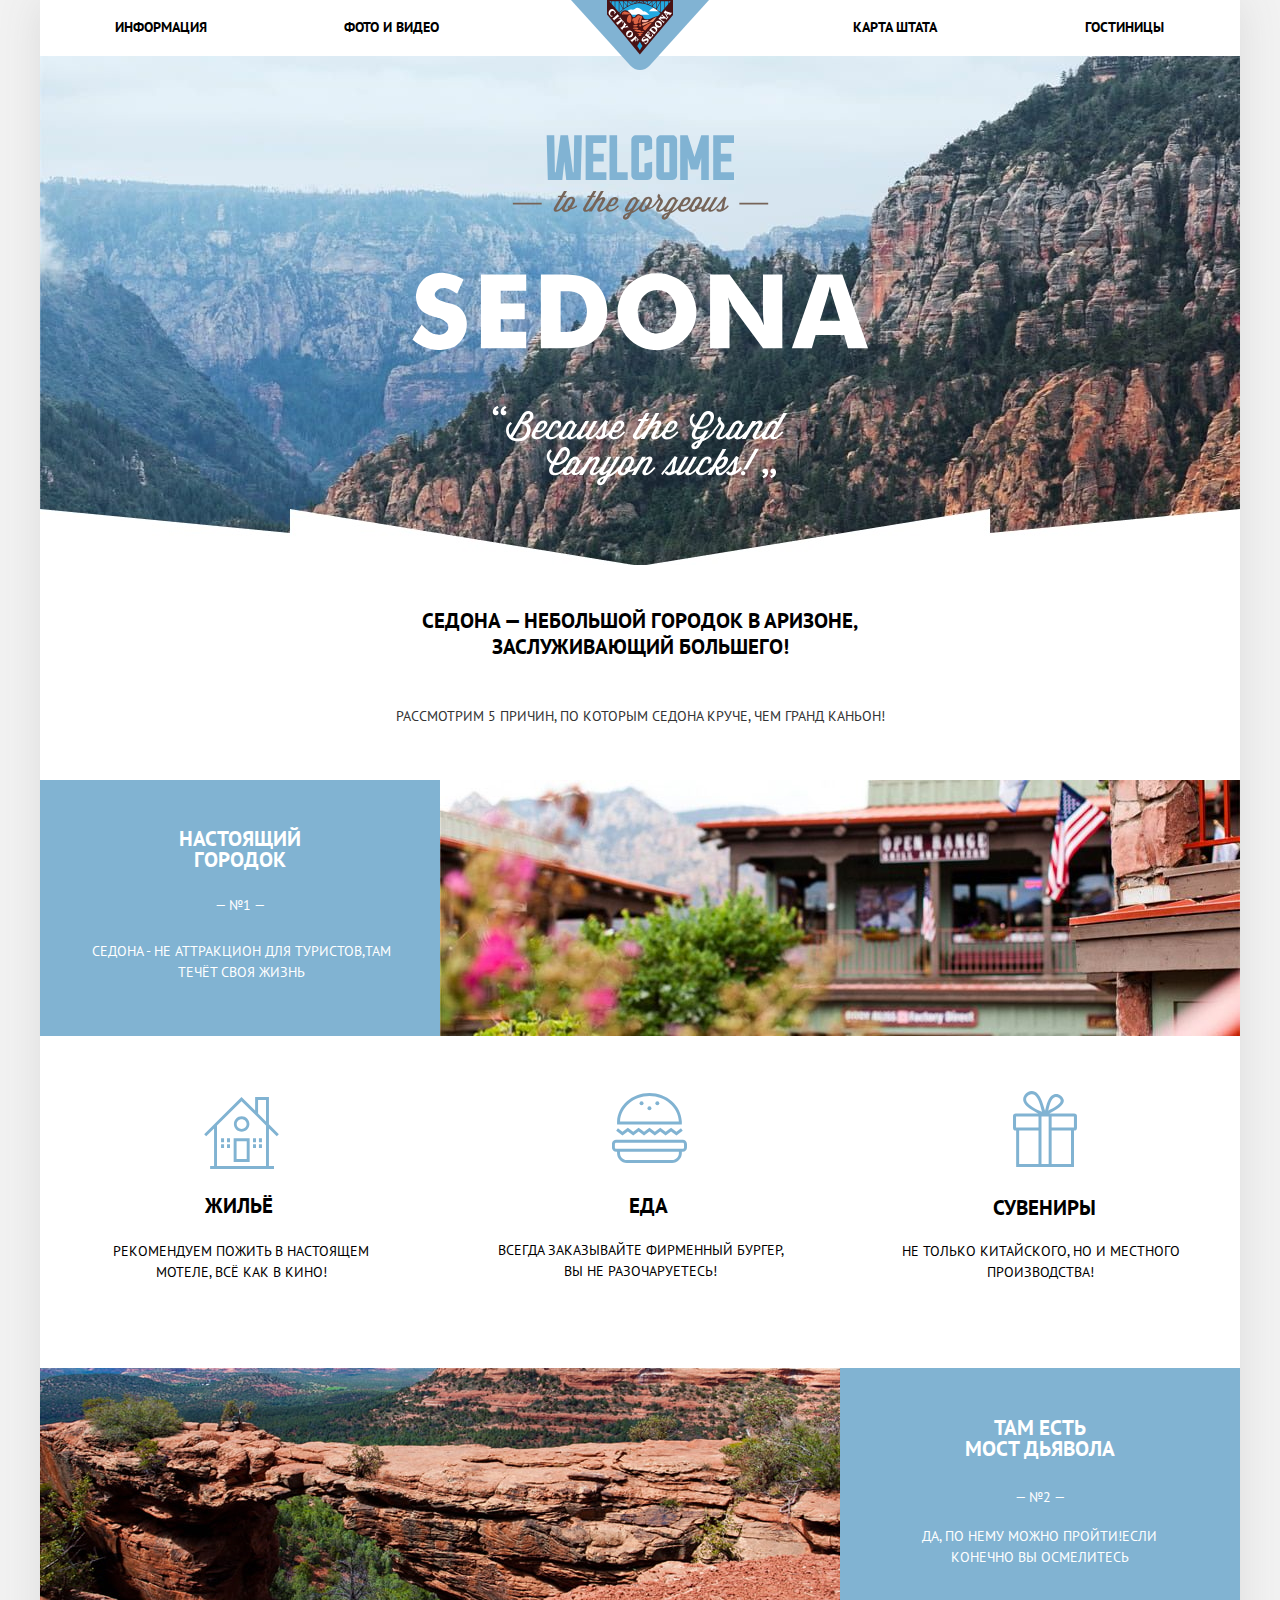
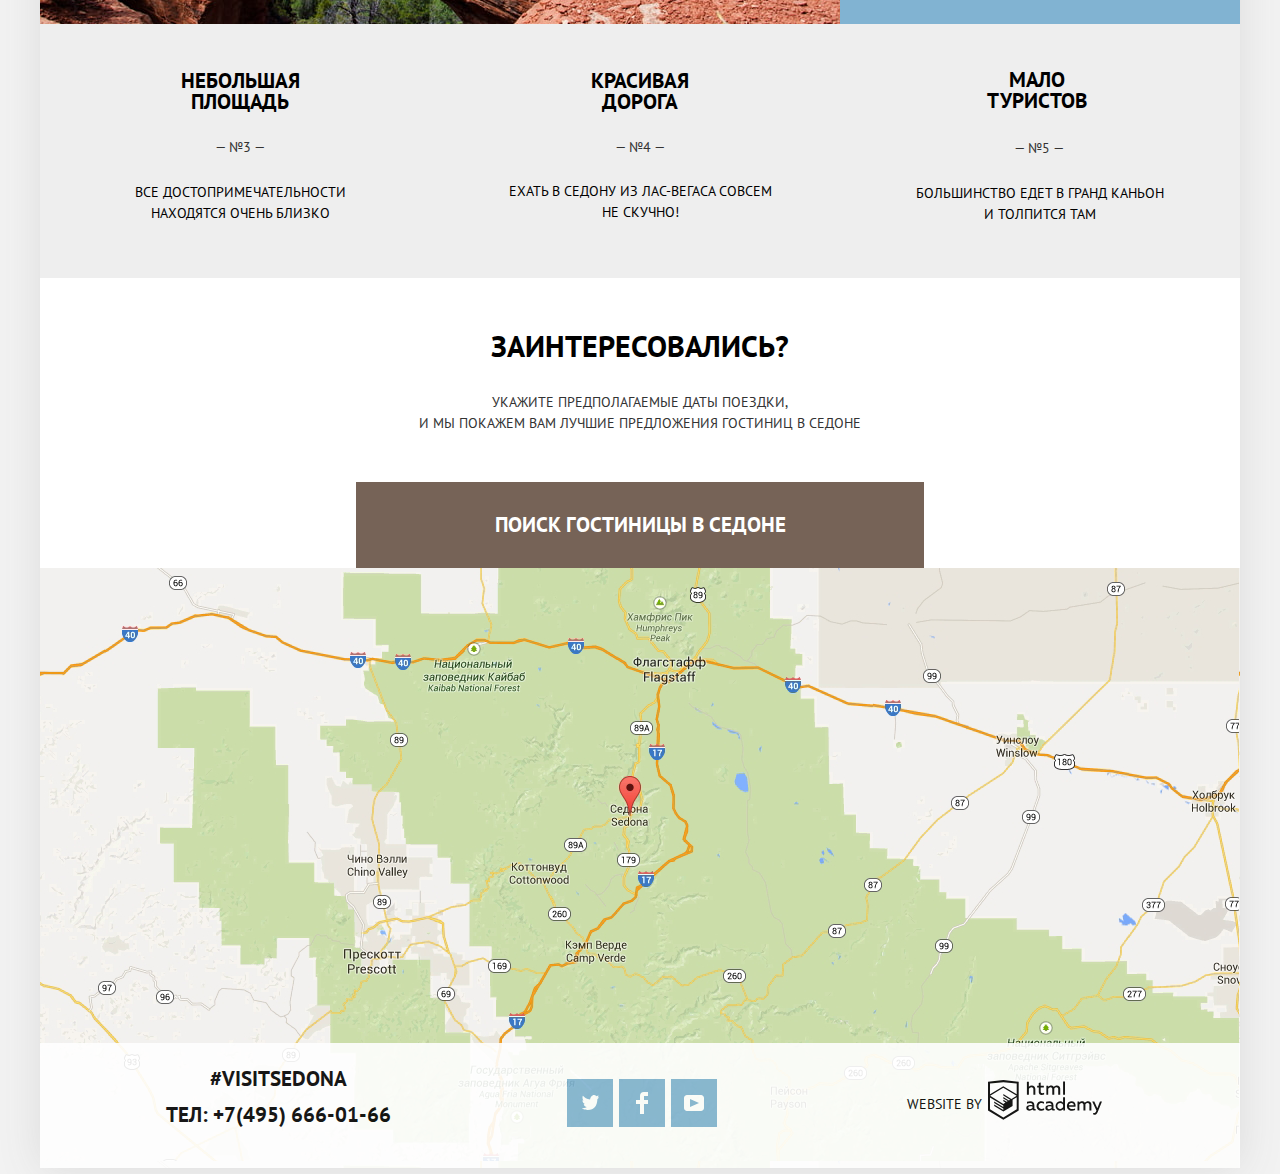
<file: index.html>
<!DOCTYPE html>
<html class="page" lang="ru">

<head>
  <meta charset="utf-8">
  <title>HTML Academy: Седона</title>
  <link href="css/normalize.css" rel="stylesheet">
  <link href="css/style.min.css" rel="stylesheet">
</head>

<body class="page-body-grid">
  <header class="main-header-grid">
    <nav class="main-navigation">
      <a class="main-header-logo" href="index.html">
        <img class="logo-menu" src="img/logo-sedona.svg" width="138" height="70" alt="логотип седона.">
      </a>
      <ul class="site-navigation">
        <li class="site-navigation-a information"><a href="#">Информация</a></li>
        <li class="site-navigation-a photo-and-video"><a href="#">Фото и видео</a></li>
        <li class="site-navigation-a-b card-of-states"><a href="#">Карта штата</a></li>
        <li class="site-navigation-a hotel"><a href="catalog.html">Гостиницы</a></li>
      </ul>
    </nav>
  </header>
  <main>
    <h1 class="visually-hidden">Седона - небольшой городок в Аризоне</h1>
    <section class="intro">
      <h2 class="visually-hidden">Седона</h2>
      <img class="intro-welcome" src="img/intro-welcome.svg" width="457" height="350" alt="добро пожаловать.">
    </section>
    <section>
      <div>
        <h2 class="main-header">Седона — небольшой городок в Аризоне,
          заслуживающий большего!
        </h2>
        <p class="description-main-header">Рассмотрим 5 причин, по которым Седона круче, чем Гранд Каньон!</p>
      </div>
    </section>
    <div class="advantages-blue-frame-flex">
      <div class="aligning-flex-1">
        <h2 class="white-font">Настоящий городок</h2>
        <p class="white-font-description">— №1 —</p>
        <p class="white-font-description sedona-description">Седона - не аттракцион для туристов,там течёт своя жизнь</p>
      </div>
      <img src="img/openbange.jpg" width="800" height="256" alt="фотограция гостиницы.">
    </div>
    <div class="advantages-first-line-flex">
      <div>
        <img class="image-house image-house-second" src="img/icon-1.svg" width="75" height="72" alt="иконка жильё.">
        <div>
          <h2 class="names house">Жильё</h2>
          <p class="description-names description-house">Рекомендуем пожить в настоящем мотеле, всё как в кино!</p>
        </div>
      </div>
      <div>
        <img class="image-food" src="img/icon-3.svg" width="75" height="70" alt="иконка сувениры.">
        <div>
          <h2 class="names food">Еда</h2>
          <p class="description-names description-food">Всегда заказывайте фирменный бургер,
            Вы не разочаруетесь!</p>
        </div>
      </div>
      <div>
        <img class="image-souvenir" src="img/icon-2.svg" width="64" height="77" alt="иконка еда.">
        <div>
          <h2 class="names souvenir">Сувениры</h2>
          <p class="description-names description-souvenir">Не только китайского, но и местного производства!</p>
        </div>
      </div>
    </div>
    <div class="advantages-blue-frame2-flex">
      <img src="img/canyon.jpg" width="800" height="256" alt="фотография гранд каньона.">
      <div class="aligning-flex-2">
        <h2>Там есть<br> 
          мост дьявола</h2>
        <p class="number2">— №2 —</p>
        <p class="description-bridge">Да, по нему можно пройти!Если конечно Вы осмелитесь</p>
      </div>
    </div>
    <div class="advantages-second-line-flex">
      <div>
        <h2 class="names small-square">Небольшая площадь</h2>
        <p class="description-names-3">— №3 —</p>
        <p class="description-3">Все достопримечательности находятся очень близко</p>
      </div>
      <div>
        <h2 class="names beautiful-road">Красивая дорога</h2>
        <p class="description-names-4">— №4 —</p>
        <p class="description-4">Ехать в Седону из Лас-Вегаса совсем не скучно!</p>
      </div>
      <div>
        <h2 class="names few-tourist">Мало туристов</h2>
        <p class="number-5">— №5 —</p>
        <p class="description-5">Большинство едет в Гранд Каньон и толпится там</p>
      </div>
    </div>
    <section class="section-style">
      <h2 class="are-you-interested-in">Заинтересовались?</h2>
      <p class="date-of-travel">Укажите предполагаемые даты поездки,<br>
        и мы покажем Вам лучшие предложения гостиниц в Седоне</p>
      <button type="button" class="search-of-hotel">Поиск гостиницы в Седоне</button>
      <form action="https://echo.htmlacademy.ru" method="get" class="form-flex">
        <div class="form">
          <label for="date-field1" class="arrival-date">Дата заезда:</label>
          <input type="text" placeholder="24 АПРЕЛЯ 2017" name="calendar1" id="date-field1" class="calendar">
          <button type="button" class="calendarb" aria-label="календарь для выбора дат заезда в гостиницу.">
            <svg xmlns="http://www.w3.org/2000/svg" width="21" height="22" viewBox="0 0 21 22">
              <path
                d="M19.251 2.025h-2.845V.648c0-.381-.294-.689-.656-.689-.363 0-.656.308-.656.689v1.377h-3.938V.648c0-.381-.294-.689-.655-.689-.363 0-.657.308-.657.689v1.377H5.906V.648c0-.381-.294-.689-.656-.689-.363 0-.657.308-.657.689v1.377H1.75C.784 2.025 0 2.847 0 3.862v16.302C0 21.179.784 22 1.75 22h17.501c.966 0 1.749-.821 1.749-1.836V3.862c0-1.015-.783-1.837-1.749-1.837zm.437 18.139a.448.448 0 0 1-.437.459H1.75a.45.45 0 0 1-.438-.459V3.862a.45.45 0 0 1 .438-.459h2.844v1.378c0 .381.294.689.657.689.362 0 .656-.308.656-.689V3.403h3.938v1.378c0 .381.294.689.657.689.361 0 .655-.308.655-.689V3.403h3.938v1.378c0 .381.293.689.656.689.362 0 .656-.308.656-.689V3.403h2.845c.241 0 .437.206.437.459v16.302z" />
              <path
                d="M4.594 8.225h2.625v2.066H4.594zM4.594 11.668h2.625v2.067H4.594zM4.594 15.112h2.625v2.066H4.594zM9.188 15.112h2.625v2.066H9.188zM9.188 11.668h2.625v2.067H9.188zM9.188 8.225h2.625v2.066H9.188zM13.781 15.112h2.625v2.066h-2.625zM13.781 11.668h2.625v2.067h-2.625zM13.781 8.225h2.625v2.066h-2.625z" />
            </svg>
          </button>
        </div>
        <div class="form1">
          <label for="date-field2" class="departure-date">Дата выезда:</label>
          <input type="text" placeholder="4 ИЮЛЯ 2017" name="calendar2" id="date-field2" class="calendar1">
          <button type="button" class="calendarb" aria-label="календарь для выбора дат выезда из гостиницы.">
            <svg xmlns="http://www.w3.org/2000/svg" width="21" height="22" viewBox="0 0 21 22">
              <path
                d="M19.251 2.025h-2.845V.648c0-.381-.294-.689-.656-.689-.363 0-.656.308-.656.689v1.377h-3.938V.648c0-.381-.294-.689-.655-.689-.363 0-.657.308-.657.689v1.377H5.906V.648c0-.381-.294-.689-.656-.689-.363 0-.657.308-.657.689v1.377H1.75C.784 2.025 0 2.847 0 3.862v16.302C0 21.179.784 22 1.75 22h17.501c.966 0 1.749-.821 1.749-1.836V3.862c0-1.015-.783-1.837-1.749-1.837zm.437 18.139a.448.448 0 0 1-.437.459H1.75a.45.45 0 0 1-.438-.459V3.862a.45.45 0 0 1 .438-.459h2.844v1.378c0 .381.294.689.657.689.362 0 .656-.308.656-.689V3.403h3.938v1.378c0 .381.294.689.657.689.361 0 .655-.308.655-.689V3.403h3.938v1.378c0 .381.293.689.656.689.362 0 .656-.308.656-.689V3.403h2.845c.241 0 .437.206.437.459v16.302z" />
              <path
                d="M4.594 8.225h2.625v2.066H4.594zM4.594 11.668h2.625v2.067H4.594zM4.594 15.112h2.625v2.066H4.594zM9.188 15.112h2.625v2.066H9.188zM9.188 11.668h2.625v2.067H9.188zM9.188 8.225h2.625v2.066H9.188zM13.781 15.112h2.625v2.066h-2.625zM13.781 11.668h2.625v2.067h-2.625zM13.781 8.225h2.625v2.066h-2.625z" />
            </svg>
          </button>
        </div>
        <div class="icon-minus-plus-flex">
          <label for="adult" class="adult-button">Взрослые:</label>
          <div class="background"><button type="button" class="icon-minus" aria-label="кнопка выбора количества взрослых знак меньше">
              <svg width="12" height="3" viewBox="0 0 12 3" xmlns="http://www.w3.org/2000/svg">
                <rect width="12" height="3" />
              </svg></button><input type="number" name="numbers" min="0" max="20" class="field" value="2" id="adult" aria-label="поле ввода количества взрослых"><button type="button" class="icon-plus" aria-label="кнопка выбора количества взрослых знак больше">
              <svg width="11" height="11" viewBox="0 0 11 11" xmlns="http://www.w3.org/2000/svg">
                <path fill-rule="evenodd" clip-rule="evenodd" d="M4.23086 6.76932V11H6.76932V6.76932H11V4.23086H6.76932V0H4.23085V4.23086H0V6.76932H4.23086Z" />
              </svg></button></div>
          <label for="children" class="children-button">Дети:</label>
          <div class="background1"><button type="button" class="icon-minus" aria-label="кнопка выбора количества детей знак меньше">
              <svg width="12" height="3" viewBox="0 0 12 3" xmlns="http://www.w3.org/2000/svg">
                <rect width="12" height="3" />
              </svg></button><input type="number" name="numbers" min="0" max="20" class="field" value="0" id="children" aria-label="поле ввода количества детей"><button type="button" class="icon-plus2" aria-label="кнопка выбора количества детей знак больше">
              <svg width="11" height="11" viewBox="0 0 11 11" xmlns="http://www.w3.org/2000/svg">
                <path fill-rule="evenodd" clip-rule="evenodd" d="M4.23086 6.76932V11H6.76932V6.76932H11V4.23086H6.76932V0H4.23085V4.23086H0V6.76932H4.23086Z" />
              </svg></button></div>
        </div>
        <button class="button-search" type="submit">Найти</button>
      </form>
    </section>
    <section class="background-color-card">
      <h2 class="visually-hidden">Карта</h2>

      <iframe src="https://www.google.com/maps/embed?pb=!1m18!1m12!1m3!1d836192.8997852397!2d-112.13228200665503!3d35.04727457929986!2m3!1f0!2f0!3f0!3m2!1i1024!2i768!4f13.1!3m3!1m2!1s0x872da132f942b00d%3A0x5548c523fa6c8efd!2z0KHQtdC00L7QvdCwLCDQkNGA0LjQt9C-0L3QsCA4NjMzNiwg0KHQqNCQ!5e0!3m2!1sru!2sru!4v1593422518629!5m2!1sru!2sru" width="1200" height="600" style="border:0;" allowfullscreen="" aria-hidden="false" tabindex="0"></iframe>
    </section>
  </main>
  <footer class="footer">
    <section class="main-footer-flex1">
      <div class="contacts">
        <h2 class="visitsedona">#visitsedona</h2>
        <a class="telsedona" href="tel:+74956660166" aria-label="контактные данные +7(495) 666-01-66.">тел: +7(495) 666-01-66</a>
      </div>
      <div class="icon-flex">
        <a class="social-icons" href="#">
          <img src="img/twitter.svg" class="opacity-img" width="17" height="15" alt="ссылка на твиттер."></a>
        <a class="social-icons" href="#">
          <img src="img/fb-icon.svg" class="opacity-img"  width="12" height="22" alt="ссылка на фейсбук."></a>
        <a class="social-icons" href="#">
          <img src="img/youtube.svg" class="opacity-img" width="20" height="16" alt="ссылка на ютуб."></a>
      </div>
      <div class="developed-flex">
        <a class="developed-by" href="https://htmlacademy.ru/intensive/htmlcss" aria-label="разработано html academy"><span class="font-style1">Website by</span></a>
        <a class="developed-by-image1" href="https://htmlacademy.ru/intensive/htmlcss" aria-label="ссылка на html academy">
          <svg width="114" height="40" viewBox="0 0 114 40" xmlns="http://www.w3.org/2000/svg">
            <path fill-rule="evenodd" clip-rule="evenodd"
              d="M15.5197 0.057373H15.3509L0 1.71895V30.4945L15.3509 39.8382L30.7018 30.4945V1.71895L15.5197 0.057373ZM77.0183 1.62185H75.0876V14.7311H77.0183V1.62185ZM40.8619 1.63264V6.76843C41.6131 5.9864 42.6386 5.5436 43.7105 5.53843C44.6823 5.47908 45.6329 5.84495 46.3253 6.54479C47.0177 7.24462 47.3866 8.21244 47.3399 9.20685V14.7634H45.367V9.46579C45.4231 8.94897 45.2754 8.43059 44.9566 8.02553C44.6377 7.62047 44.174 7.36218 43.6683 7.3079H43.3518C42.3456 7.36979 41.4321 7.9295 40.9041 8.80764V14.7634H38.8995V1.63264H40.8619ZM77.0183 30.4837H75.2775V29.0595C74.4828 30.1353 73.23 30.7538 71.9119 30.7211C69.4751 30.5528 67.5825 28.4822 67.5825 25.9845C67.5825 23.4867 69.4751 21.4162 71.9119 21.2479C73.1195 21.2052 74.2818 21.7203 75.0771 22.6505V17.3205H77.0183V30.4837ZM47.0656 29.0595C47.263 29.0515 47.4583 29.0152 47.6459 28.9516V30.3866C47.2482 30.5404 46.826 30.6172 46.4009 30.6132C45.6482 30.6769 44.9394 30.2429 44.639 29.5342C43.7036 30.31 42.5302 30.7227 41.3261 30.6995C39.733 30.6995 38.256 29.804 38.256 27.9482C38.256 25.65 40.3661 24.9379 42.1702 24.9379C42.9402 24.9505 43.707 25.0408 44.4596 25.2076V24.884C44.4596 23.805 43.6578 22.9742 42.1491 22.9742C41.0585 22.9764 39.9804 23.2116 38.9839 23.6647V21.8305C40.0678 21.451 41.204 21.2506 42.3495 21.2371C44.8394 21.2371 46.3693 22.4455 46.3693 25.1753V28.4121C46.3546 28.5668 46.401 28.721 46.4981 28.8406C46.5951 28.9601 46.7349 29.035 46.8862 29.0487H47.0656V29.0595ZM40.2711 27.8403C40.298 28.229 40.4761 28.5905 40.7655 28.844C41.055 29.0974 41.4317 29.2217 41.8115 29.189H41.9275C42.8819 29.1906 43.7973 28.8022 44.4702 28.11V26.5779C43.842 26.4414 43.2026 26.3655 42.5605 26.3513C41.5055 26.3513 40.2817 26.7074 40.2817 27.8403H40.2711ZM56.0229 21.9384C55.1962 21.4632 54.2596 21.2246 53.3115 21.2479H52.9422C51.7332 21.2873 50.5891 21.8166 49.7619 22.7192C48.9347 23.6218 48.4923 24.8236 48.5321 26.06V26.5024C48.6957 29.0004 50.805 30.8921 53.2482 30.7318C54.2519 30.7555 55.2477 30.5452 56.1601 30.1168V28.2718C55.3769 28.7215 54.4945 28.9591 53.5963 28.9624C52.5199 29.0288 51.4963 28.4793 50.9385 27.5356C50.3806 26.5918 50.3806 25.4095 50.9385 24.4658C51.4963 23.522 52.5199 22.9725 53.5963 23.039C54.461 23.0357 55.3066 23.2989 56.0229 23.7942V21.9384ZM66.1514 29.0595C66.3488 29.0515 66.5441 29.0152 66.7317 28.9516V30.3866C66.334 30.5404 65.9118 30.6172 65.4867 30.6132C64.734 30.6769 64.0252 30.2429 63.7248 29.5342C62.7894 30.31 61.616 30.7227 60.4119 30.6995C58.8188 30.6995 57.3417 29.804 57.3417 27.9482C57.3417 25.65 59.4518 24.9379 61.256 24.9379C62.0259 24.9505 62.7928 25.0408 63.5454 25.2076V24.884C63.5454 23.805 62.7436 22.9742 61.2349 22.9742C60.1443 22.9764 59.0662 23.2116 58.0697 23.6647V21.8305C59.1536 21.451 60.2897 21.2506 61.4353 21.2371C63.9252 21.2371 65.455 22.4455 65.455 25.1753V28.4121C65.4404 28.5668 65.4868 28.721 65.5838 28.8406C65.6809 28.9601 65.8207 29.035 65.972 29.0487H66.1514V29.0595ZM59.855 28.8481C59.5632 28.5943 59.3837 28.2311 59.3569 27.8403H59.378C59.378 26.7074 60.5385 26.3513 61.6569 26.3513C62.299 26.3655 62.9383 26.4414 63.5665 26.5779V28.11C62.8937 28.8022 61.9782 29.1906 61.0239 29.189H60.9078C60.5263 29.2247 60.1469 29.1019 59.855 28.8481ZM69.3271 25.9305C69.3271 24.2859 70.6308 22.9526 72.239 22.9526L72.2601 23.0066C73.4742 23.0066 74.5742 23.7382 75.0665 24.8732V27.0311C74.5856 28.1871 73.4673 28.9296 72.239 28.9084C70.6308 28.9084 69.3271 27.5752 69.3271 25.9305ZM83.3486 21.2479C86.8408 21.2479 88.0541 24.1395 87.4844 26.7397H80.922C81.1436 28.3582 82.6839 29.0163 84.2876 29.0163C85.2509 29.0196 86.2027 28.8021 87.0729 28.3797V30.1061C86.0736 30.5421 84.9939 30.7519 83.9078 30.7211C81.2385 30.7211 78.8963 29.189 78.8963 25.9521C78.8362 24.7502 79.2482 23.5736 80.0408 22.6841C80.8334 21.7945 81.9408 21.2658 83.1165 21.2155H83.3486V21.2479ZM80.8693 25.1753C80.9704 23.8237 82.1216 22.8104 83.4436 22.9095H83.4858C84.1064 22.8531 84.7196 23.08 85.1612 23.5295C85.6028 23.979 85.8275 24.6051 85.7752 25.24H80.8693V25.1753ZM89.489 30.4621V21.4961H91.2298V22.575C91.9777 21.7197 93.041 21.2229 94.1628 21.2047C95.2951 21.1328 96.3712 21.7163 96.9482 22.7153C97.7407 21.8335 98.8477 21.3161 100.018 21.2803C100.952 21.2327 101.859 21.6011 102.507 22.2901C103.154 22.9792 103.478 23.9213 103.394 24.8732V30.4837H101.39V24.9271C101.437 24.4734 101.306 24.0191 101.024 23.6647C100.743 23.3104 100.336 23.0852 99.8917 23.039H99.6174C98.7512 23.0941 97.9525 23.536 97.4335 24.2474V30.4837H95.4289V24.9271C95.4728 24.47 95.3357 24.0139 95.0481 23.6611C94.7606 23.3082 94.3467 23.088 93.8991 23.0497H93.6881C92.7466 23.1344 91.8915 23.6449 91.3564 24.4416V30.5161H89.5312L89.489 30.4621ZM113.977 21.4745H111.972L109.324 28.2718L106.306 21.4853H104.196L108.417 30.5484L108.237 31.0016C107.72 32.3611 107.003 33.0516 106.053 33.0516C105.75 33.0548 105.447 33.0112 105.156 32.9221V34.6161C105.536 34.7125 105.926 34.7632 106.317 34.7671C107.646 34.7671 108.902 34.0226 109.851 31.6813L113.977 21.4745ZM52.689 5.78658V2.54974L50.7266 3.01369V5.73264H49.144V7.49132H50.7899V11.9905C50.7231 12.817 51.0244 13.6301 51.61 14.2038C52.1955 14.7775 53.0028 15.0505 53.8073 14.9468C54.5996 14.9535 55.3875 14.8259 56.139 14.5692V12.8429C55.5727 13.0781 54.9672 13.199 54.356 13.199C53.2165 13.199 52.689 12.8105 52.689 11.6237V7.5129H55.8541V5.78658H52.689ZM58.3862 14.7526V5.75421H60.1376V6.83316C60.8811 5.97655 61.9403 5.476 63.0601 5.45211C64.1624 5.38099 65.2146 5.93142 65.8032 6.88711C66.5958 6.00534 67.7028 5.48794 68.8734 5.45211C69.8138 5.41462 70.7233 5.79859 71.364 6.50353C72.0046 7.20846 72.3126 8.16418 72.2073 9.12053V14.7418H70.2028V9.18527C70.2499 8.73151 70.1184 8.27721 69.8373 7.92287C69.5561 7.56853 69.1485 7.34334 68.7046 7.29711H68.4619C67.5957 7.35228 66.797 7.7942 66.278 8.50553V14.7418H64.2734V9.18527C64.3206 8.73151 64.1891 8.27721 63.9079 7.92287C63.6268 7.56853 63.2191 7.34334 62.7752 7.29711H62.5326C61.5911 7.38181 60.736 7.89229 60.2009 8.68895V14.7634H58.3862V14.7526ZM28.6972 29.3033L28.7078 29.2968L28.6972 29.3184V29.3033ZM28.6972 17.3205V29.3033L15.3509 37.4321L2.00459 29.3184V17.5147L15.2876 25.6068V27.0311L6.18257 21.5284V22.9418L15.3404 28.5632V30.0629L6.19312 24.4955V25.9521L15.3509 31.5734L24.5826 25.9197V19.8129L28.6972 17.3205ZM28.7078 15.7776L25.0362 17.9355L23.3482 19.0145L15.3087 14.0837V15.4971L22.156 19.7266L22.0083 19.8237L20.9532 20.4063L15.2876 16.9537V18.3995L19.761 21.1184L18.706 21.8413L15.3298 19.7913V21.2047L17.5454 22.5426L15.2982 23.9021L2.11009 15.864L15.3087 7.72869L28.7078 15.7776ZM15.2876 6.27211L28.7078 14.3534V3.56395L15.3615 2.12895L2.01514 3.56395V14.3534L15.2876 6.27211Z" />
          </svg>
        </a>
      </div>
    </section>
  </footer>
  <script src="js/login.min.js"></script>
</body>

</html>
</file>
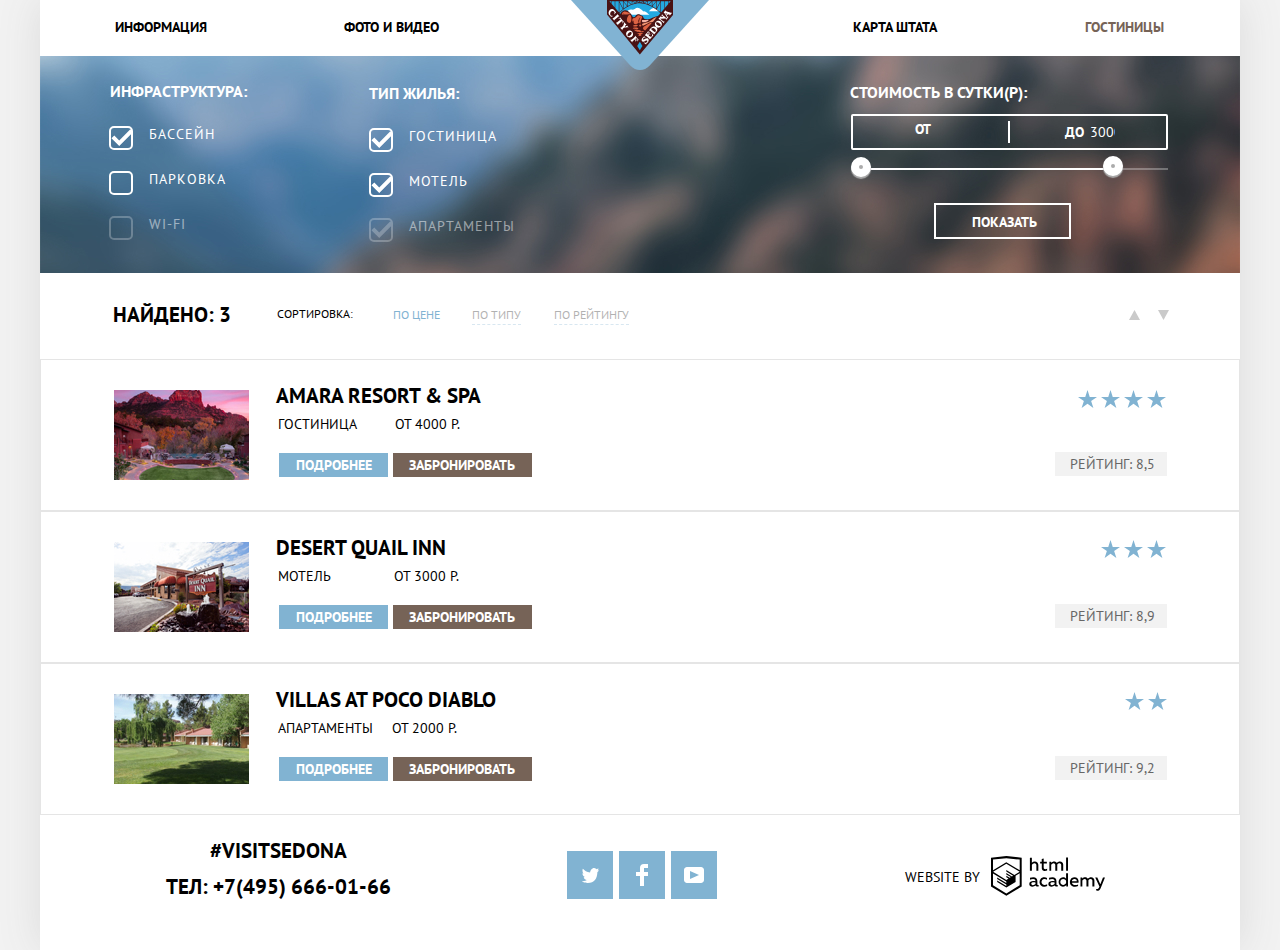
<file: catalog.html>
<!DOCTYPE html>
<html class="page" lang="ru">

<head>
  <meta charset="utf-8">
  <title>HTML Academy: Седона</title>
  <link href="css/normalize.css" rel="stylesheet">
  <link href="css/style.min.css" rel="stylesheet">
</head>

<body class="page-body-grid">
  <header class="main-header-grid">
    <nav class="main-navigation">
      <a class="main-header-logo" href="index.html">
        <img class="logo-menu" src="img/logo-sedona.svg" width="138" height="70" alt="логотип седона.">
      </a>
      <ul class="site-navigation">
        <li class="site-navigation-a information"><a href="#">Информация</a></li>
        <li class="site-navigation-a photo-and-video"><a href="#">Фото и видео</a></li>
        <li class="site-navigation-a-b card-of-states"><a href="#">Карта штата</a></li>
        <li class="site-navigation-a hotel"><a href="catalog.html"><span class="hotel-press">Гостиницы</span></a></li>
      </ul>
    </nav>
  </header>
  <main>
    <h1 class="visually-hidden">Бронирование гостиницы</h1>
    <form action="https://echo.htmlacademy.ru" method="get">
      <section class="intro2">
        <h2 class="visually-hidden">Седона</h2>
        <div>
          <h3 class="head-of-checkbox" aria-label="выбор подходящих вариантов по инфраструктуре, верный вариант отметьте галочкой.">Инфраструктура:</h3>
          <ul class="checkboxes">
            <li class="filter-option">
              <input class="visually-hidden filter-input-checkbox" type="checkbox" name="waterpool" value="1" id="filter-waterpool" checked>
              <label for="filter-waterpool">Бассейн</label>
            </li>
            <li class="filter-option">
              <input class="visually-hidden filter-input-checkbox" type="checkbox" name="parking" value="1" id="filter-parking">
              <label for="filter-parking">Парковка</label>
            </li>
            <li class="filter-option">
              <input class="visually-hidden filter-input-checkbox" type="checkbox" name="wi-fi" value="1" id="filter-wi-fi" disabled>
              <label for="filter-wi-fi">Wi-Fi</label>
            </li>
          </ul>
        </div>
        <div class="type-of-housing">
          <h3 class="head-of-checkbox-2" aria-label="выбор подходящих вариантов по типу жилья, верный вариант отметьте галочкой">Тип жилья:</h3>
          <ul class="checkboxes-2">
            <li class="filter-option1">
              <input class="visually-hidden filter-input-checkbox" type="checkbox" name="hotel" value="1" id="filter-hotel" checked>
              <label for="filter-hotel">Гостиница</label>
            </li>
            <li class="filter-option1">
              <input class="visually-hidden filter-input-checkbox" type="checkbox" name="motel" value="1" id="filter-motel" checked>
              <label for="filter-motel">Мотель</label>
            </li>
            <li class="filter-option1">
              <input class="visually-hidden filter-input-checkbox" type="checkbox" name="apartment" value="1" id="filter-apartment" checked disabled>
              <label for="filter-apartment">Апартаменты</label>
            </li>
          </ul>
        </div>
        <div>
          <p class="head-of-range">Стоимость в сутки(р):</p>
          <div class="border-price">
            <div class="label-1">
              <label class="min-price1" for="min-price">от <input type="number" name="min-price" value="0" class="min-price2" id="min-price" aria-label="поле ввода минимальной стоимости гостиницы"></label></div>
            <div class="white-stick"></div>
            <div class="label-2">
              <label class="max-price1">до <input type="number" name="max-price" value="3000" class="max-price2" aria-label="поле ввода максимальной стоимости гостиницы"></label></div>
          </div>
          <div class="range-filter">
            <div class="range-controls">
              <div class="scale">
                <div class="bar"></div>
              </div>
              <div class="toggle toggle-min" tabindex="0" aria-label="бегунок, установка минимальной цены поиска гостиницы"></div>
              <div class="toggle toggle-max " tabindex="0" aria-label="бегунок, установка максимальной цены поиска гостиницы"></div>
            </div>
            <div class="price-controls">
              <div>
                <button class="button-range" type="submit">Показать</button>
              </div>
            </div>
          </div>
        </div>
      </section>
    </form>
    <section>
      <div class="found-flex">
        <h3 class="found">Найдено: 3</h3>
        <p class="sorting">Сортировка:</p>
        <a href="#" class="button-price" aria-label="сортировать результаты поиска гостиниц по цене.">По цене</a>
        <a href="#" class="button-type" aria-label="сортировать результаты поиска гостиниц по типу.">По типу</a>
        <a href="#" class="button-rating" aria-label="сортировать результаты поиска гостиниц по рейтингу.">По рейтингу</a>
        <div class="icon-up-down">
          <a class="icon-up" href="#" aria-label="листать результаты поиска вверх."><svg xmlns="http://www.w3.org/2000/svg" width="11" height="10" viewBox="0 0 11 10">
              <path d="M5.5 0L0 10h11z" /></svg></a>
          <a class="icon-down" href="#" aria-label="листать результаты поиска вниз."><svg xmlns="http://www.w3.org/2000/svg" width="11" height="10" viewBox="0 0 11 10">
              <path d="M5.5 10L0 0h11" /></svg></a>
        </div>
      </div>
    </section>
    <section>
      <h2 class="visually-hidden">Список гостиниц</h2>
      <section class="hotel-flex">
        <h2 class="visually-hidden">Гостиницы</h2>
        <div class="amara-resort-image">
          <img src="img/amararesort.jpg" width="135" height="90" alt="фотография гостиницы amara resort and spa." class="photo-fit">
          <div class="amara-resort-text-and-buttons">
            <a class="head-of-hotel" href="#" aria-label="перейти на страницу гостиницы amara resort & spa">Amara Resort & Spa</a>
            <p class="price-from">Гостиница <span class="price1">от 4000 р.</span></p>
            <a href="#" class="in-details-button" aria-label="нажать кнопку подробнее.">Подробнее</a>
            <a href="#" class="booking-button" aria-label="нажать кнопку забронировать.">Забронировать</a>
          </div>
        </div>
        <div class="stars" aria-label="Оценка четыре звёзды">
          <img src="img/star.svg" width="19" height="17" alt="иконка звезда."> <img src="img/star.svg" width="19" height="17" alt="иконка звезда."> <img src="img/star.svg" width="19" height="17" alt="иконка звезда."> <img src="img/star.svg"
            width="19" height="17" alt="иконка звезда.">
          <div>
            <a href="#" class="rating">Рейтинг: 8,5</a>
          </div>
        </div>
      </section>
      <section class="hotel-flex">
        <h2 class="visually-hidden">Гостиницы</h2>
        <div class="desert-quail-inn-image">
          <img src="img/desertquailinn.jpg" width="135" height="90" alt="фотография гостиницы desert quai linn." class="photo-fit">
          <div class="desert-quail-inn-text-and-buttons">
            <a class="head-of-hotel" href="#" aria-label="перейти на страницу гостиницы desert quail inn">Desert Quail Inn</a>
            <p class="price-from"> Мотель <span class="price2"> от 3000 р.</span></p>
            <a href="#" class="in-details-button">Подробнее</a>
            <a href="#" class="booking-button">Забронировать</a>
          </div>
        </div>
        <div class="stars2" aria-label="Оценка три звёзды">
          <img src="img/star.svg" width="19" height="17" alt="иконка везда."> <img src="img/star.svg" width="19" height="17" alt="иконка звезда."> <img src="img/star.svg" width="19" height="17" alt="иконка звезда.">
          <div>
          </div>
          <a href="#" class="rating">Рейтинг: 8,9</a>
        </div>
      </section>
      <section class="hotel-flex2">
        <h2 class="visually-hidden">Гостиницы</h2>
        <div class="villas-image">
          <img src="img/villasatpocodiablo.jpg" width="135" height="90" alt="фотография гостиницы villas at poco diablo." class="photo-fit">
          <div class="villas-text-and-buttons">
            <a class="head-of-hotel" href="#" aria-label="перейти на страницу гостиницы villas at poco diablo">Villas at Poco Diablo</a>
            <p class="price-from">Апартаменты <span class="price3">от 2000 р.</span></p>
            <a href="#" class="in-details-button">Подробнее</a>
            <a href="#" class="booking-button">Забронировать</a>
          </div>
        </div>
        <div class="stars3" aria-label="Оценка две звёзды">
          <img src="img/star.svg" width="19" height="17" alt="иконка везда."> <img src="img/star.svg" width="19" height="17" alt="иконка звезда.">
          <div>
            <a href="#" class="rating">Рейтинг: 9,2</a>
          </div>
        </div>
      </section>
    </section>
  </main>
  <footer>
    <section class="main-footer-flex2">
      <div class="contacts">
        <h2 class="visitsedona">#visitsedona</h2>
        <a class="telsedona" href="tel:+74956660166" aria-label="контактные данные +7(495) 666-01-66.">тел: +7(495) 666-01-66</a>
      </div>
      <div class="icon-flex">
        <a class="social-icons" href="#">
          <img src="img/twitter.svg" class="opacity-img" width="17" height="15" alt="ссылка на твиттер."></a>
        <a class="social-icons" href="#">
          <img src="img/fb-icon.svg" class="opacity-img"  width="12" height="22" alt="ссылка на фейсбук."></a>
        <a class="social-icons" href="#">
          <img src="img/youtube.svg" class="opacity-img" width="20" height="16" alt="ссылка на ютуб."></a>
      </div>
      <div class="developed-flex">
        <a class="developed-by" href="https://htmlacademy.ru/intensive/htmlcss" aria-label="разработано html academy"><span class="font-style2">Website by</span></a>
        <a class="developed-by-image2" href="https://htmlacademy.ru/intensive/htmlcss" aria-label="ссылка на html academy">
          <svg width="114" height="40" viewBox="0 0 114 40" xmlns="http://www.w3.org/2000/svg">
            <path fill-rule="evenodd" clip-rule="evenodd"
              d="M15.5197 0.057373H15.3509L0 1.71895V30.4945L15.3509 39.8382L30.7018 30.4945V1.71895L15.5197 0.057373ZM77.0183 1.62185H75.0876V14.7311H77.0183V1.62185ZM40.8619 1.63264V6.76843C41.6131 5.9864 42.6386 5.5436 43.7105 5.53843C44.6823 5.47908 45.6329 5.84495 46.3253 6.54479C47.0177 7.24462 47.3866 8.21244 47.3399 9.20685V14.7634H45.367V9.46579C45.4231 8.94897 45.2754 8.43059 44.9566 8.02553C44.6377 7.62047 44.174 7.36218 43.6683 7.3079H43.3518C42.3456 7.36979 41.4321 7.9295 40.9041 8.80764V14.7634H38.8995V1.63264H40.8619ZM77.0183 30.4837H75.2775V29.0595C74.4828 30.1353 73.23 30.7538 71.9119 30.7211C69.4751 30.5528 67.5825 28.4822 67.5825 25.9845C67.5825 23.4867 69.4751 21.4162 71.9119 21.2479C73.1195 21.2052 74.2818 21.7203 75.0771 22.6505V17.3205H77.0183V30.4837ZM47.0656 29.0595C47.263 29.0515 47.4583 29.0152 47.6459 28.9516V30.3866C47.2482 30.5404 46.826 30.6172 46.4009 30.6132C45.6482 30.6769 44.9394 30.2429 44.639 29.5342C43.7036 30.31 42.5302 30.7227 41.3261 30.6995C39.733 30.6995 38.256 29.804 38.256 27.9482C38.256 25.65 40.3661 24.9379 42.1702 24.9379C42.9402 24.9505 43.707 25.0408 44.4596 25.2076V24.884C44.4596 23.805 43.6578 22.9742 42.1491 22.9742C41.0585 22.9764 39.9804 23.2116 38.9839 23.6647V21.8305C40.0678 21.451 41.204 21.2506 42.3495 21.2371C44.8394 21.2371 46.3693 22.4455 46.3693 25.1753V28.4121C46.3546 28.5668 46.401 28.721 46.4981 28.8406C46.5951 28.9601 46.7349 29.035 46.8862 29.0487H47.0656V29.0595ZM40.2711 27.8403C40.298 28.229 40.4761 28.5905 40.7655 28.844C41.055 29.0974 41.4317 29.2217 41.8115 29.189H41.9275C42.8819 29.1906 43.7973 28.8022 44.4702 28.11V26.5779C43.842 26.4414 43.2026 26.3655 42.5605 26.3513C41.5055 26.3513 40.2817 26.7074 40.2817 27.8403H40.2711ZM56.0229 21.9384C55.1962 21.4632 54.2596 21.2246 53.3115 21.2479H52.9422C51.7332 21.2873 50.5891 21.8166 49.7619 22.7192C48.9347 23.6218 48.4923 24.8236 48.5321 26.06V26.5024C48.6957 29.0004 50.805 30.8921 53.2482 30.7318C54.2519 30.7555 55.2477 30.5452 56.1601 30.1168V28.2718C55.3769 28.7215 54.4945 28.9591 53.5963 28.9624C52.5199 29.0288 51.4963 28.4793 50.9385 27.5356C50.3806 26.5918 50.3806 25.4095 50.9385 24.4658C51.4963 23.522 52.5199 22.9725 53.5963 23.039C54.461 23.0357 55.3066 23.2989 56.0229 23.7942V21.9384ZM66.1514 29.0595C66.3488 29.0515 66.5441 29.0152 66.7317 28.9516V30.3866C66.334 30.5404 65.9118 30.6172 65.4867 30.6132C64.734 30.6769 64.0252 30.2429 63.7248 29.5342C62.7894 30.31 61.616 30.7227 60.4119 30.6995C58.8188 30.6995 57.3417 29.804 57.3417 27.9482C57.3417 25.65 59.4518 24.9379 61.256 24.9379C62.0259 24.9505 62.7928 25.0408 63.5454 25.2076V24.884C63.5454 23.805 62.7436 22.9742 61.2349 22.9742C60.1443 22.9764 59.0662 23.2116 58.0697 23.6647V21.8305C59.1536 21.451 60.2897 21.2506 61.4353 21.2371C63.9252 21.2371 65.455 22.4455 65.455 25.1753V28.4121C65.4404 28.5668 65.4868 28.721 65.5838 28.8406C65.6809 28.9601 65.8207 29.035 65.972 29.0487H66.1514V29.0595ZM59.855 28.8481C59.5632 28.5943 59.3837 28.2311 59.3569 27.8403H59.378C59.378 26.7074 60.5385 26.3513 61.6569 26.3513C62.299 26.3655 62.9383 26.4414 63.5665 26.5779V28.11C62.8937 28.8022 61.9782 29.1906 61.0239 29.189H60.9078C60.5263 29.2247 60.1469 29.1019 59.855 28.8481ZM69.3271 25.9305C69.3271 24.2859 70.6308 22.9526 72.239 22.9526L72.2601 23.0066C73.4742 23.0066 74.5742 23.7382 75.0665 24.8732V27.0311C74.5856 28.1871 73.4673 28.9296 72.239 28.9084C70.6308 28.9084 69.3271 27.5752 69.3271 25.9305ZM83.3486 21.2479C86.8408 21.2479 88.0541 24.1395 87.4844 26.7397H80.922C81.1436 28.3582 82.6839 29.0163 84.2876 29.0163C85.2509 29.0196 86.2027 28.8021 87.0729 28.3797V30.1061C86.0736 30.5421 84.9939 30.7519 83.9078 30.7211C81.2385 30.7211 78.8963 29.189 78.8963 25.9521C78.8362 24.7502 79.2482 23.5736 80.0408 22.6841C80.8334 21.7945 81.9408 21.2658 83.1165 21.2155H83.3486V21.2479ZM80.8693 25.1753C80.9704 23.8237 82.1216 22.8104 83.4436 22.9095H83.4858C84.1064 22.8531 84.7196 23.08 85.1612 23.5295C85.6028 23.979 85.8275 24.6051 85.7752 25.24H80.8693V25.1753ZM89.489 30.4621V21.4961H91.2298V22.575C91.9777 21.7197 93.041 21.2229 94.1628 21.2047C95.2951 21.1328 96.3712 21.7163 96.9482 22.7153C97.7407 21.8335 98.8477 21.3161 100.018 21.2803C100.952 21.2327 101.859 21.6011 102.507 22.2901C103.154 22.9792 103.478 23.9213 103.394 24.8732V30.4837H101.39V24.9271C101.437 24.4734 101.306 24.0191 101.024 23.6647C100.743 23.3104 100.336 23.0852 99.8917 23.039H99.6174C98.7512 23.0941 97.9525 23.536 97.4335 24.2474V30.4837H95.4289V24.9271C95.4728 24.47 95.3357 24.0139 95.0481 23.6611C94.7606 23.3082 94.3467 23.088 93.8991 23.0497H93.6881C92.7466 23.1344 91.8915 23.6449 91.3564 24.4416V30.5161H89.5312L89.489 30.4621ZM113.977 21.4745H111.972L109.324 28.2718L106.306 21.4853H104.196L108.417 30.5484L108.237 31.0016C107.72 32.3611 107.003 33.0516 106.053 33.0516C105.75 33.0548 105.447 33.0112 105.156 32.9221V34.6161C105.536 34.7125 105.926 34.7632 106.317 34.7671C107.646 34.7671 108.902 34.0226 109.851 31.6813L113.977 21.4745ZM52.689 5.78658V2.54974L50.7266 3.01369V5.73264H49.144V7.49132H50.7899V11.9905C50.7231 12.817 51.0244 13.6301 51.61 14.2038C52.1955 14.7775 53.0028 15.0505 53.8073 14.9468C54.5996 14.9535 55.3875 14.8259 56.139 14.5692V12.8429C55.5727 13.0781 54.9672 13.199 54.356 13.199C53.2165 13.199 52.689 12.8105 52.689 11.6237V7.5129H55.8541V5.78658H52.689ZM58.3862 14.7526V5.75421H60.1376V6.83316C60.8811 5.97655 61.9403 5.476 63.0601 5.45211C64.1624 5.38099 65.2146 5.93142 65.8032 6.88711C66.5958 6.00534 67.7028 5.48794 68.8734 5.45211C69.8138 5.41462 70.7233 5.79859 71.364 6.50353C72.0046 7.20846 72.3126 8.16418 72.2073 9.12053V14.7418H70.2028V9.18527C70.2499 8.73151 70.1184 8.27721 69.8373 7.92287C69.5561 7.56853 69.1485 7.34334 68.7046 7.29711H68.4619C67.5957 7.35228 66.797 7.7942 66.278 8.50553V14.7418H64.2734V9.18527C64.3206 8.73151 64.1891 8.27721 63.9079 7.92287C63.6268 7.56853 63.2191 7.34334 62.7752 7.29711H62.5326C61.5911 7.38181 60.736 7.89229 60.2009 8.68895V14.7634H58.3862V14.7526ZM28.6972 29.3033L28.7078 29.2968L28.6972 29.3184V29.3033ZM28.6972 17.3205V29.3033L15.3509 37.4321L2.00459 29.3184V17.5147L15.2876 25.6068V27.0311L6.18257 21.5284V22.9418L15.3404 28.5632V30.0629L6.19312 24.4955V25.9521L15.3509 31.5734L24.5826 25.9197V19.8129L28.6972 17.3205ZM28.7078 15.7776L25.0362 17.9355L23.3482 19.0145L15.3087 14.0837V15.4971L22.156 19.7266L22.0083 19.8237L20.9532 20.4063L15.2876 16.9537V18.3995L19.761 21.1184L18.706 21.8413L15.3298 19.7913V21.2047L17.5454 22.5426L15.2982 23.9021L2.11009 15.864L15.3087 7.72869L28.7078 15.7776ZM15.2876 6.27211L28.7078 14.3534V3.56395L15.3615 2.12895L2.01514 3.56395V14.3534L15.2876 6.27211Z" />
          </svg>
        </a>
      </div>
    </section>
  </footer>
</body>

</html>
</file>
<file: css/style.min.css>
@keyframes bounce{0%{transform:translate(-50%,-200px);opacity:0}70%{transform:translate(-50%,30px);opacity:1}90%{transform:translate(-50% -10px)}to{transform:translate(-50% 0)}}@keyframes shake{10%,90%{transform:translate(-51%,0)}20%,40%,60%,80%{transform:translate(-52%,0)}30%,50%,70%{transform:translate(-50%,0)}}@font-face{font-family:'PT Sans';font-style:normal;font-weight:400;src:url(../fonts/pt-sans-v11-latin_cyrillic-regular.woff2) format('woff2'),url(../fonts/pt-sans-v11-latin_cyrillic-regular.woff) format('woff')}@font-face{font-family:'PT Sans';font-style:normal;font-weight:700;src:url(../fonts/pt-sans-v11-latin_cyrillic-700.woff2) format('woff2'),url(../fonts/pt-sans-v11-latin_cyrillic-700.woff) format('woff')}:root{--basic-white: #FFFFFF;--basic-dingy-white: #EBEBEB;--basic-white-opacity: rgba(255, 255, 255, 0.3);--basic-black: #000000;--basic-black-opacity:  rgba(0, 0, 0, 0.3);--basim-medium-black: #666666;--basic-light-black: #333333;--basic-extra-dark-gray: #503E33;--basic-dark-gray: #604E43;--basic-standard-gray: #ABABAB;--basic-gray-opacity: rgba(106, 106, 106, 0.5);--basic-gray: #766357;--basic-normal-gray: #CACACA;--basic-pale-gray: #A9A9A9;--basic-light-gray: #EEEEEE;--basic-extra-light-gray: #F2F2F2;--basic-extra-extra-light-gray: #E5E5E5;--basic-almostwhite-gray: #BDBBBC;--basic-blue: #81B3D2;--basic-medium-blue: #669EC0;--basic-dark-blue: #5496BD;--add-background-color-light-blue: #dbe9f2;--add-background-color-medium-blue: #7e9bb9;--add-background-color-light-green: #bcd09d;--add-background-shadow-gray: #dbdbdb}body{width:1200px;margin:0 auto;padding:0;font-family:"PT Sans","Arial",sans-serif;font-size:14px;line-height:21px;font-weight:700;text-transform:uppercase;background-color:var(--basic-white);box-shadow:0 0 40px 0 var(--add-background-shadow-gray)}.main-navigation,a,body{color:var(--basic-black)}a{text-decoration:none}img{max-width:100%;height:auto}.main-navigation{font-size:14px;line-height:26px;background-color:var(--basic-white);display:flex;flex-direction:column;align-items:center;overflow:hidden}.checkboxes,.site-navigation{list-style:none;flex-wrap:wrap}.site-navigation{display:block;display:flex;justify-content:space-around;align-items:flex-end;padding-top:14px;padding-bottom:16px;width:100%;margin:0;color:var(--basic-black)}.checkboxes{font-weight:400;line-height:21px;color:var(--basic-white);padding:0;margin-left:34px}.filter-option,.filter-option1{letter-spacing:1px;margin-bottom:24px}.filter-option{display:flex;margin-left:75px;margin-top:22px}.filter-option1{margin-left:155px;margin-top:20px}.filter-option label,.filter-option1 label{position:relative;display:block;cursor:pointer;user-select:none}.filter-input-checkbox+label::before{content:"";position:absolute;left:-40px;top:2px;width:20px;height:20px;border:2px solid var(--basic-white);border-radius:5px;background-repeat:no-repeat;background-position:0}.filter-input-checkbox:focus+label{outline:1px solid var(--basic-gray)}.filter-input-checkbox:checked+label::before{background-image:url(../img/checkbox-shape.svg)}.filter-input-checkbox [disabled]+label:focus{opacity:.3;outline:1px solid var(--basic-gray)}.filter-input-checkbox:disabled+label,.filter-input-checkbox:disabled+label::before{opacity:.5}.filter-waterpool{margin-bottom:28px;font-size:14px;line-height:21px;font-weight:400}.filter-parking{margin-bottom:25px}.filter-wi-fi{margin-bottom:32.5px}.filter-hotel label{margin-bottom:25px;margin-left:10px}.filter-motel{margin-bottom:25px}.filter-apartment{margin-bottom:32.5px}.head-of-range{font-size:16px;line-height:21px;font-weight:700;color:var(--basic-white);margin-top:25.5px;margin-left:-1px;margin-bottom:16px}.head-of-checkbox-2{margin-left:-180px;margin-top:23.5px;color:var(--basic-white)}.checkboxes-2{margin-left:-335px;font-weight:400;line-height:21px;color:var(--basic-white);list-style:none;flex-wrap:wrap}.range-filter{width:316px;margin-top:15px;margin-left:0}.range-controls{height:10px;background-color:transparent;margin-bottom:33px;padding-top:20px;position:relative}.range-controls .scale{height:2px;width:317px;margin-top:-17px;background:var(--basic-white-opacity)}.range-controls .bar{width:270px;height:2px;background:var(--basic-white)}.range-controls .toggle{width:4px;height:4px;padding:0;border:8px solid var(--basic-white);background-color:var(--basic-standard-gray);border-radius:50%;box-shadow:0 2px 1px 0 var(--basic-standard-gray);position:absolute;top:11px;cursor:pointer;box-sizing:content-box}.toggle-max:hover,.toggle-min:hover{left:250px;border-width:10px;top:11px;cursor:pointer}.toggle-min:hover{left:0}.toggle-min{left:0;margin-top:-19px}.toggle-max{left:252px;margin-top:-20px}.price-controls label{text-transform:uppercase;font-family:"PT Sans",sans-serif;font-size:14px;color:var(--basic-white)}.border-price{width:317px;height:36px;border:2px solid var(--basic-white);box-sizing:border-box;border-radius:2px;margin-right:72px;margin-top:-5px}.label-1{margin-left:10px}.label-2{margin-top:-45px}.white-stick{border-left:2px solid var(--basic-white);height:22px;position:relative;left:155px;bottom:21px}.min-price1{width:58px;height:21px;margin-left:52px}.max-price1,.max-price2,.min-price1,.min-price2{color:var(--basic-white);background-color:transparent}.max-price1{width:58px;height:21px;padding-right:10px;padding-left:52px;margin-left:160px;margin-top:70px}.max-price2,.min-price2{height:10px;border-style:none;-moz-appearance:textfield}.min-price2{width:10px;margin-right:-25px;padding-left:-10px}.max-price2{width:40px}.price-controls input{font-family:inherit;font-size:inherit}.site-navigation-a{width:20%;margin-right:-20px}.information{padding-left:30px}.photo-and-video{margin-left:-40px}.card-of-states{margin-right:-127px}.hotel{position:relative;right:-70px}.hotel-press{color:var(--basic-gray)}.site-navigation-a-b{width:20%;margin-left:20%}.site-navigation-current a:not([href]){background-color:var(--basic-gray)}.site-navigation a:focus,.site-navigation a:hover{color:var(--basic-blue)}.site-navigation a:active{color:var(--basic-black-opacity)}.main-header{font-size:21px;line-height:26px;text-align:center;color:var(--basic-black);max-width:450px;margin:42.5px auto 43px}.description-main-header{font-size:14px;font-weight:400;line-height:26px;text-align:center;color:var(--basic-light-black);margin-bottom:51px;letter-spacing:normal}.are-you-interested-in,.date-of-travel{font-size:30px;line-height:24px;text-align:center;color:var(--basic-black);margin-top:56px}.date-of-travel{font-size:14px;font-weight:400;line-height:21px;color:var(--basic-light-black);margin-top:34px}.search-of-hotel{width:568px;height:86px;font-size:21px;line-height:26px;font-weight:700;text-align:center;display:flex;justify-content:center;align-content:center;flex-wrap:wrap;color:var(--basic-white);background-color:var(--basic-gray);margin:48px auto 0;text-transform:uppercase;border:0}.search-of-hotel:focus,.search-of-hotel:hover{color:var(--basic-white);background-color:var(--basic-dark-gray)}.search-of-hotel:active{background-color:var(--basic-extra-dark-gray);color:var(--basic-white-opacity)}form{font-size:14px;line-height:26px;color:var(--basic-black);background-color:var(--basic-white);margin-bottom:40px}.button-search{font-size:21px;box-sizing:border-box;text-align:center;vertical-align:middle;text-transform:uppercase;padding:16px 182px 16px 181px;width:458px;height:58px;color:var(--basic-white);background-color:var(--basic-blue);border:0;margin:56px 55px 55px}.button-search:focus,.button-search:hover{background-color:var(--basic-medium-blue)}.button-search:active{color:var(--basic-white-opacity);background-color:var(--basic-dark-blue)}.button-range{font:inherit;line-height:21px;box-sizing:border-box;text-align:center;vertical-align:middle;text-transform:uppercase;padding:7px 35px 8px 36px;width:137px;height:36px;color:var(--basic-white);background-color:transparent;border:2px solid var(--basic-white);position:absolute;margin-top:-25px;margin-bottom:50px;margin-left:83px}.button-range:focus,.button-range:hover{color:var(--basic-black);background-color:var(--basic-white);border:2px solid;border-radius:2px;box-sizing:border-box}.button-price,.button-type,.slidecontainer{background-color:var(--basic-white)}.button-price,.button-type{font-size:12px;line-height:18px;color:var(--basic-blue);border:0;font-weight:400;margin-left:40px}.button-price:active{color:var(--basic-blue)}.button-type{color:var(--basic-black);opacity:.3;border-bottom:1px dashed var(--basic-blue);margin-left:32px}.button-type:hover{color:var(--basic-blue);opacity:1}.button-type:focus{opacity:1}.button-rating{font-size:12px;line-height:18px;color:var(--basic-black);opacity:.3;background-color:var(--basic-white);border:0;border-bottom:1px dashed var(--basic-blue);font-weight:400;margin-left:33px}.stars img,.stars2 img,.stars3 img{position:relative;left:24px;top:30px;flex-shrink:0}.stars2 img,.stars3 img{left:47px;top:28px}.stars3 img{left:71px}.button-type:focus{color:var(--basic-blue)}.button-rating:hover{color:var(--basic-blue);opacity:1}.button-rating:active{color:var(--basic-black);border-bottom:none;opacity:1}.button:hover{background-color:var(--basic-gray)}.contacts{font-size:21px;line-height:26px;text-align:left;color:var(--basic-black);background-color:var(--basic-white)}.footer-class{background-color:var(--basic-blue);height:48px;width:48px;display:block}.developed-by{font-size:14px;line-height:26px;width:114px;height:40px;display:flex;flex-direction:column;justify-content:center;position:relative;left:18px}.in-details-button{background-color:var(--basic-blue);color:var(--basic-white);font-weight:700;line-height:21px;padding:3px 16px 3px 17px;margin:15.5px 6px 25px 1px;height:21px;width:77px}.im-details-button:focus,.in-details-button:hover{color:var(--basic-white);background-color:var(--basic-medium-blue)}.in-details-button:active{color:var(--basic-white-opacity);background-color:var(--basic-dark-blue)}.booking-button{font-size:14px;line-height:21px;font-weight:700;padding:3px 17px 3px 16px;background-color:var(--basic-gray);color:var(--basic-white);margin-left:-5px}.booking-button:focus,.booking-button:hover{color:var(--basic-white);background-color:var(--basic-dark-gray)}.booking-button:active{background-color:var(--basic-extra-dark-gray);color:var(--basic-white-opacity)}.rating{font-size:14px;line-height:21px;font-weight:400;background-color:var(--basic-extra-light-gray);padding:3px 12px 3px 15px;color:var(--basim-medium-black);margin-right:73px;position:relative;left:1px;top:70px;right:20px;bottom:-40px}.developed-by-image1,.developed-by-image2{fill:var(--basic-black);display:block;width:115px;height:41px}.developed-by-image1{margin-top:-3px;margin-left:-3px}.developed-by-image2{margin-top:1px}.developed-by-image1:focus,.developed-by-image1:hover{fill:var(--basic-blue)}.developed-by-image1:active{fill:var(--basic-almostwhite-gray)}.developed-by-image2:focus,.developed-by-image2:hover{fill:var(--basic-blue)}.developed-by-image2:active{fill:var(--basic-almostwhite-gray)}.developed-flex{display:flex;margin-left:170px;margin-top:40px}.intro-welcome{align-self:center}.intro,.intro2{background-position:center;background-repeat:no-repeat;display:flex;width:1200px}.intro{justify-content:center;background:url(../img/backgroundphoto1.jpg);background-color:var(--add-background-color-light-blue);height:509px}.intro2{background:url(../img/backgroundphoto2.jpg);background-color:var(--add-background-color-medium-blue);justify-content:flex-start;align-items:flex-start;flex-wrap:nowrap;min-height:217px;background-size:cover;overflow:hidden}.names{font-size:21px;font-weight:700;line-height:21px;color:var(--basic-black);margin-top:-12px;margin-right:-30px}.small-square{margin-top:16px;margin-left:100px;margin-right:-30px;flex-wrap:wrap;width:200px}.beautiful-road{width:100px;margin-left:235px;margin-top:16px}.few-tourist{width:150px;margin:15px -5px 40px 187px}.description-names-3,.description-names-4,.number-5{font-size:14px;font-weight:400;line-height:21px;color:var(--basic-light-black);margin:25px 90px 3px 175px}.description-names-4,.number-5{margin:25px 0 3px 150px}.number-5{margin:-13px -13px 2px 125px}.description-3{width:220px;margin-top:24px;margin-left:90px}.description-3,.description-4,.description-5{font-size:14px;line-height:21px;font-weight:400}.description-4{width:270px;margin-left:150px;margin-top:23px;margin-bottom:14px}.description-5{width:250px;margin-top:24px;margin-left:140px}.advantages-blue-frame-flex{line-height:21px;background-color:var(--basic-blue);color:var(--basic-white);display:flex;align-items:center;flex-wrap:wrap;text-align:center;margin:0}.aligning-flex-1,.white-font{text-align:center;width:33.33%}.white-font{width:150px;height:42px;font-weight:700;font-size:21px;line-height:21px;margin-top:5px;margin-left:125px;margin-bottom:25px}.white-font-description{font-size:14px;line-height:21px;font-weight:400;margin-top:7px;margin-bottom:25px}.sedona-description{margin-top:12px;margin-left:36px;margin-bottom:10px;width:330px;height:42px}.advantages-blue-frame2-flex{line-height:21px;font-weight:400;text-align:center;background-color:var(--basic-blue);color:var(--basic-white);display:flex;align-items:center;justify-content:space-around;flex-wrap:wrap;margin-top:-4px}.aligning-flex-2{display:flex;justify-content:center;align-items:center;flex-direction:column;width:33.33%}.number2{margin-top:11px}.description-bridge{width:300px;position:relative;top:-10px}.advantages-first-line-flex{min-height:256px;display:flex;align-items:center;flex-wrap:wrap;text-align:center;margin-bottom:75px}.house{margin-top:20px;margin-left:-11px;margin-right:-10px}.description-house{font-weight:400;letter-spacing:normal;width:300px;height:42px;margin:25px -33px 12px -10px}.image-food{margin-top:57px;margin-left:20px}.food{margin-top:26px;margin-left:-12px;margin-right:-30px}.description-food{font-weight:400;letter-spacing:normal;margin:24px -33px 14px -10px;width:300px;height:42px}.image-souvenir{margin-top:55px;margin-left:10px}.souvenir{margin-top:24px;margin-left:-20px}.description-souvenir{font-weight:400;letter-spacing:normal;position:relative;left:-10px;width:300px;height:42px;margin-top:23px;margin-bottom:14px;margin-right:-33px}.advantages-second-line-flex{width:33,3%;min-height:196px;padding-top:30px;padding-bottom:28px;background-color:var(--basic-light-gray);display:flex;flex-wrap:wrap;text-align:center}.page{height:100%;background-color:var(--basic-extra-light-gray)}.page-body-grid{min-height:100%;display:grid;grid-template-rows:min-content 1fr min-content;align-content:start}.r-grid{margin-bottom:0;outline-offset:-5px}.main-header-logo{position:absolute;left:50%;top:0;margin-left:-69px;width:138px;height:70px}.container{width:940px;margin:0 auto;padding:0 10px}.main-navigation-wrapper .container{display:flex;justify-content:space-between}.section-style{position:relative}.form-flex{margin:auto;width:568px;height:395px;background-color:var(--basic-white);box-shadow:0 7px 15px;position:absolute;left:50%;top:100%;transform:translateX(-50%);display:flex;flex-direction:column;z-index:1}.arrival-date{margin-top:2px;font-size:14px;line-height:26px;font-weight:700;margin-right:-15px;padding:0}.arrival-date-field{padding:10px 198px 10px 15px;background-color:var(--basic-extra-light-gray);width:21px;height:23px;background-repeat:no-repeat}.departure-date{font-size:14px;line-height:26px;font-weight:700}.adult-button{align-self:auto;margin-right:40px;margin-top:1px}.icon-minus{fill:var(--basic-pale-gray);border-style:none;background-color:var(--basic-extra-light-gray);height:38px;width:39px;background-repeat:no-repeat;background-position:center;display:flex;justify-content:center;align-items:center;margin-right:5px;margin-left:5px}.icon-minus:focus,.icon-minus:hover{fill:var(--basic-black)}.icon-minus:active{fill:var(--basic-blue)}.icon-plus,.icon-plus2{fill:var(--basic-pale-gray);cursor:pointer;border-width:0;padding:0;background-color:var(--basic-extra-light-gray);height:38px;width:39px;background-repeat:no-repeat;background-position:center;margin-right:8px;display:flex;justify-content:center;align-items:center}.icon-plus2{margin-right:15px}.icon-plus2:focus,.icon-plus2:hover,.icon-plus:focus,.icon-plus:hover{fill:var(--basic-black)}.icon-plus2:active,.icon-plus:active{fill:var(--basic-blue)}.field{background-color:var(--basic-extra-light-gray);border-style:none;width:32px;height:26px;margin-left:0;text-align:center;-moz-appearance:textfield;font-weight:700}.field::-webkit-inner-spin-button,.field::-webkit-outer-spin-button{-webkit-appearance:none;margin:0}.background{margin-right:45px}.background,.background1{display:flex;justify-content:center;align-items:center;background-color:var(--basic-extra-light-gray);width:114px;height:38px;text-align:center;margin-top:-5px}.icon-minus-plus-flex{display:flex;margin-left:55px;margin-top:35px}.children-button{align-self:auto;margin-right:30px;margin-left:8px}.main-footer-flex1,.main-footer-flex2{display:flex;flex-wrap:wrap}.main-footer-flex2{margin-bottom:50px}.contacts{align-self:auto;margin-left:100px}.telsedona,.visitsedona{font-size:21px;line-height:26px;font-weight:700;margin-top:23px;margin-bottom:10px;margin-left:70px}.telsedona{padding-left:11px;margin-top:0;margin-left:15px;margin-bottom:21px}.icon-flex{display:flex;align-items:center;justify-content:center;flex-wrap:wrap;max-width:210px;margin-top:0;margin-left:170px;margin-bottom:-35px}.footer{margin-top:-125px;opacity:.9;background-color:var(--basic-white)}.social-icons{width:46px;height:48px;align-self:auto;color:var(--basic-white);background-color:var(--basic-blue);display:block;margin-left:6px;display:flex;justify-content:center;align-items:center}.social-icons:focus,.social-icons:hover{color:var(--basic-white);background-color:var(--basic-medium-blue)}.social-icons:active .opacity-img{opacity:.3}.developed-by{align-self:auto;font-style:normal;margin-left:-10px;margin-top:-1px}.font-style1,.font-style2{font-weight:400;margin-left:12px;margin-bottom:-5px}.font-style2{margin-left:10px}.hotel-flex{border-bottom-style:none}.hotel-flex,.hotel-flex2{display:flex;justify-content:space-between;border:1px solid var(--basic-extra-extra-light-gray)}.price-from{font-size:14px;line-height:21px;font-weight:400;color:var(--basic-black);margin-top:5px;margin-bottom:20px}.price1{margin-left:35px}.price2{margin-left:60px}.price3{margin-left:15px}.amara-resort-image{display:flex;justify-content:flex-start}.amara-resort-text-and-buttons{flex-direction:column;margin-top:23px}.head-of-hotel{font-size:21px;line-height:26px;font-weight:700;margin-top:23px;margin-bottom:21px;margin-left:-2px}.head-of-hotel:focus,.head-of-hotel:hover{color:var(--basic-blue);background-color:var(--basic-white)}.head-of-hotel:active{background-color:var(--basic-white);color:var(--basic-black-opacity)}.desert-quail-inn-image{display:flex;justify-content:flex-start}.desert-quail-inn-text-and-buttons{margin-top:23px}.villas-image{display:flex;justify-content:flex-start}.villas-text-and-buttons{flex-direction:column;margin-top:23px}.rating-villas{display:flex;flex-direction:column;justify-content:space-around}.costs-per-day{margin-right:50%;align-self:stretch}.found-flex{display:flex;flex-direction:row;align-items:center;margin-top:-32px;margin-bottom:10px}.sorting{font-size:12px;line-height:18px;font-weight:400;margin-left:46px;margin-top:12px;margin-bottom:15px}.photo-fit{object-fit:contain;padding:30px 29px 30px 73px}.found{font-size:21px;line-height:26px;font-weight:700;padding-left:73px}.icon-up-down{display:flex;align-content:flex-end;padding-left:500px}.icon-down{fill:var(--basic-normal-gray)}.icon-down:focus,.icon-down:hover{fill:var(--basic-black)}.icon-down:active{fill:var(--basic-blue)}.icon-up{padding-right:18px;fill:var(--basic-normal-gray)}.icon-up:focus,.icon-up:hover{fill:var(--basic-black)}.icon-up:active{fill:var(--basic-blue)}.type-of-housing{margin:0 auto}.calendar-icon{background:url(../img/calendar-gray.png);background-repeat:no-repeat;background-position:right bottom}.form,.form1{margin-top:60px;margin-left:55px;display:flex}.form1{margin-top:34px}.calendarb{fill:var(--basic-pale-gray);border-style:none;margin-left:-40px;background-color:transparent}.calendarb:hover{fill:var(--basic-black)}.calendarb:active{fill:var(--basic-blue)}.calendar,.calendar1{background-color:var(--basic-extra-light-gray);border:2px solid var(--basic-extra-extra-light-gray);height:38px;width:346px;border-style:none;margin-top:-5px;text-indent:10px;margin-left:40px;font-weight:700;color:var(--basic-black)}.calendar1{margin-top:-8px;margin-left:20px}.calendar:hover{background-color:var(--basic-dingy-white)}.calendar:focus{background-color:var(--basic-white)}.calendar:invalid{border-color:red}.calendar1:focus{background-color:var(--basic-white)}.calendar2{position:absolute;height:40px;width:200px}.calendar1::-webkit-input-placeholder,.calendar::-webkit-input-placeholder{font-size:14px;line-height:26px;color:var(--basic-black);font-weight:700}.visually-hidden{position:absolute;width:1px;height:1px;margin:-1px;border:0;padding:0;white-space:nowrap;clip:rect(0 0 0 0);overflow:hidden}.head-of-checkbox{font-size:16px;line-height:21px;font-weight:700;color:var(--basic-white);margin-top:25px;margin-left:70px}.background-color-card{position:relative;background-color:var(--add-background-color-light-green);background:url(../img/map.png);width:1200px;height:600px}.main-card{position:absolute;left:0;top:0;width:100%;height:100%}.modal-show{display:none}.form-flex{animation-name:bounce;animation-duration:.6s}.main-header-grid{position:relative}.modal-error{animation:shake .6s}.advantages-first-line-flex{justify-content:flex-start}.advantages-first-line-flex>div{width:33.3333%;text-align:center;padding:0 61px;box-sizing:border-box}.button-type:active{color:var(--basic-black);border-bottom:none;opacity:1}.image-house,.image-house-second{margin-top:60px;margin-left:13px}.image-house-second{margin-right:10px}
</file>
